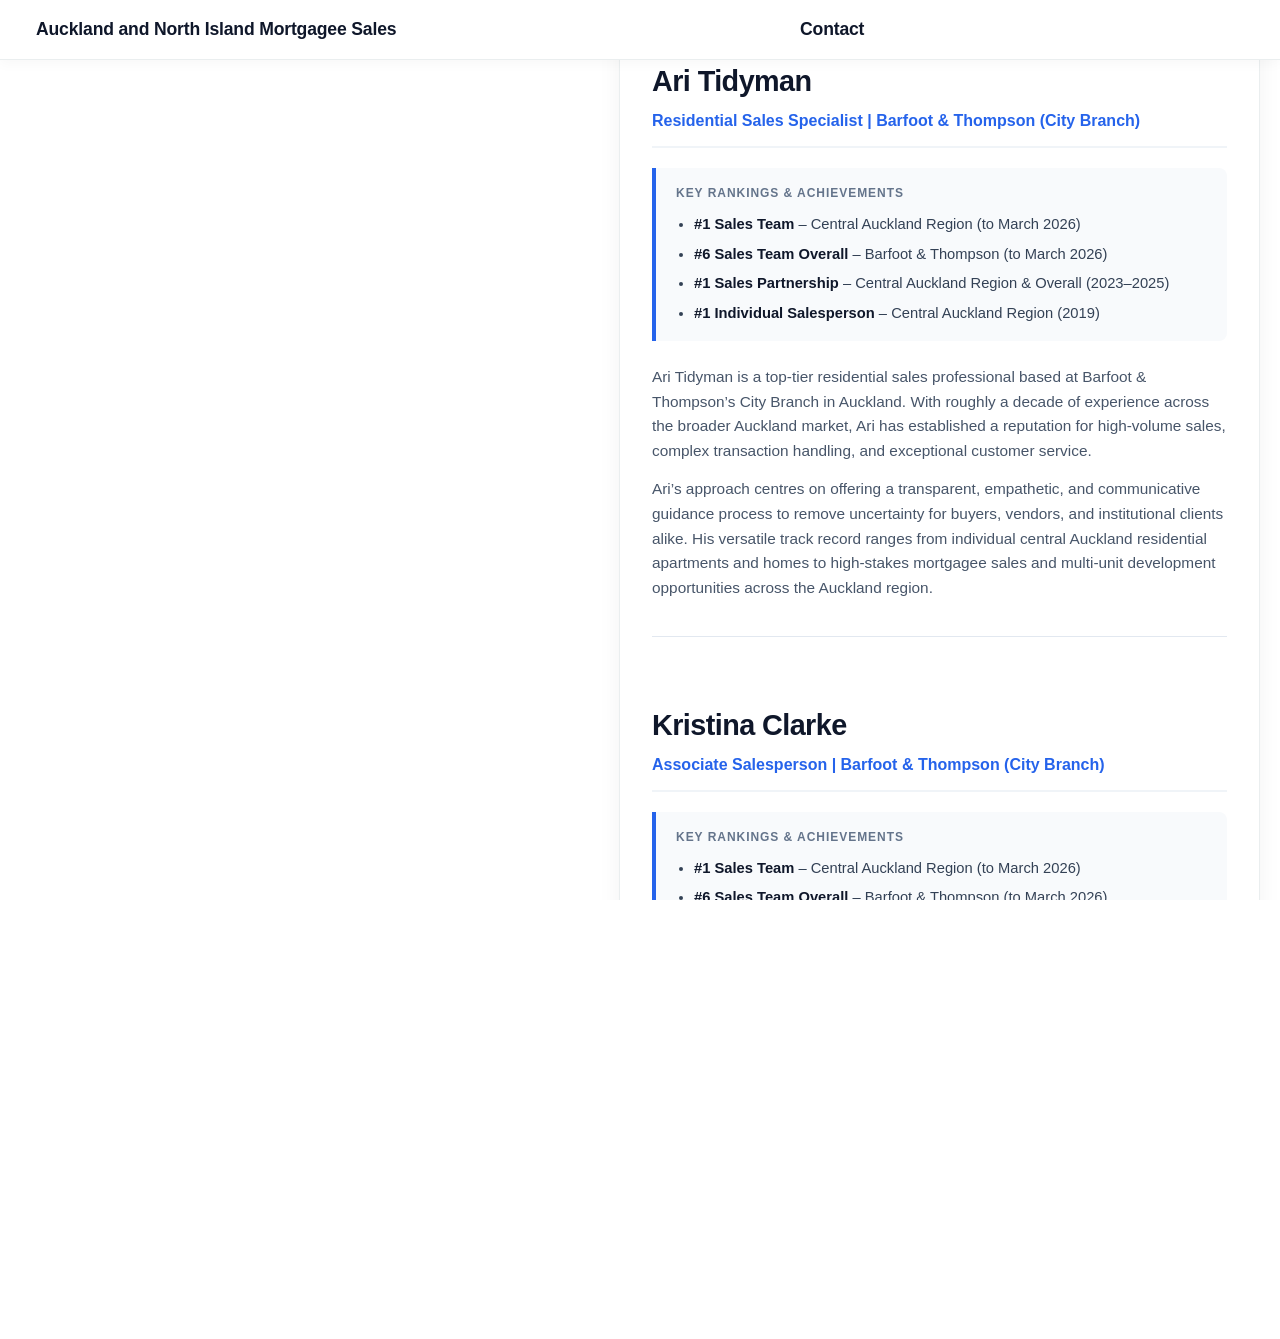
<file: index.html>
<!DOCTYPE html>


<html lang="en">
<head>
  <meta charset="UTF-8">
  <meta name="viewport" content="width=device-width, initial-scale=1.0">
  <link rel="stylesheet" href="CSS/HomePage.css">
  <title>Mortgagee Sales</title>
</head>
<body>

<!-- Top Navigation -->
<nav class="Top-Nav">
  <div class="nav-container">
    <a href="index.html" class="nav-brand">Auckland and North Island Mortgagee Sales</a>
     <a href="/HTML/Contact.html" class="nav-brand">Contact</a> 
    <div class="nav-links">
      <!-- Uncomment as needed -->
      <!-- <a href="/HTML/ForSale.html">For Sale</a> -->
      <!-- <a href="/HTML/FAQ_Page.html">FAQ</a> -->
    </div>
  </div>
</nav>

  <!-- Main Page Grid -->
  <div class="page">
    <!-- LEFT: Embed Barfoot iframe -->
    <div class="embed-panel">
      <div class="iframe-wrapper">
        <iframe
          src="https://www.barfoot.co.nz/our-people/a.tidyman?tab=Properties"
          title="Ari Tidyman Properties">
        </iframe>
      </div>
    </div>

   <!-- RIGHT: Single Content Panel Containing Both Profiles -->
    <div class="content-panel">
      
      <!-- PROFILE 1: Ari Tidyman -->
      <div class="profile-card">
        <div class="header-group">
          <h1>Ari Tidyman</h1>
          <p class="subtitle">Residential Sales Specialist | Barfoot &amp; Thompson (City Branch)</p>
        </div>

        <div class="achievements-card">
          <span class="achievements-label">Key Rankings &amp; Achievements</span>
          <ul class="achievements-list">
            <li><strong>#1 Sales Team</strong> – Central Auckland Region (to March 2026)</li>
            <li><strong>#6 Sales Team Overall</strong> – Barfoot &amp; Thompson (to March 2026)</li>
            <li><strong>#1 Sales Partnership</strong> – Central Auckland Region &amp; Overall (2023–2025)</li>
            <li><strong>#1 Individual Salesperson</strong> – Central Auckland Region (2019)</li>
          </ul>
        </div>

        <div class="bio-body">
          <p>Ari Tidyman is a top-tier residential sales professional based at Barfoot &amp; Thompson’s City Branch in Auckland. With roughly a decade of experience across the broader Auckland market, Ari has established a reputation for high-volume sales, complex transaction handling, and exceptional customer service.</p>
          <p>Ari’s approach centres on offering a transparent, empathetic, and communicative guidance process to remove uncertainty for buyers, vendors, and institutional clients alike. His versatile track record ranges from individual central Auckland residential apartments and homes to high-stakes mortgagee sales and multi-unit development opportunities across the Auckland region.</p>
        </div>
      </div>

      <!-- Divider between profiles -->
      <hr class="profile-divider " />

      <!-- PROFILE 2: Kristina Clarke -->
      <div class="profile-card">
        <div class="header-group">
          <h1 style="padding-top:5%;">Kristina Clarke</h1>
          <p class="subtitle">Associate Salesperson | Barfoot &amp; Thompson (City Branch)</p>
        </div>

        <div class="achievements-card">
          <span class="achievements-label">Key Rankings &amp; Achievements</span>
          <ul class="achievements-list">
            <li><strong>#1 Sales Team</strong> – Central Auckland Region (to March 2026)</li>
            <li><strong>#6 Sales Team Overall</strong> – Barfoot &amp; Thompson (to March 2026)</li>
            <li><strong>5-Star Rated Agent</strong> – Consistently recognized for exceptional client care &amp; negotiation</li>
          </ul>
        </div>

        <div class="bio-body">
          <p>Kristina Clarke is an energetic, highly collaborative residential real estate professional operating out of Barfoot &amp; Thompson’s City Branch in Auckland. Working closely alongside Ari Tidyman as part of an award-winning sales partnership, Kristina is known for her client-first philosophy, strong communication skills, and resourceful hands-on approach to preparing properties for market.</p>
          <p>Kristina focuses on delivering a tailored, end-to-end service experience that prioritises vendor needs without pressure. Her expertise spans marketing strategy, open home execution, and navigating delicate sale situations. Whether guiding first-home buyers, supporting families through rapid sales campaigns, or managing mortgagee properties, Kristina combines market knowledge with a supportive, accessible approach.</p>
        </div>
      </div>

    </div><!-- /.content-panel -->
 

<script>

   
    // Get the screen width
    const screenWidth = window.innerWidth;

    // Set the body width to match the screen width
    document.body.style.width = (screenWidth - (0.02 * window.innerWidth)) + 'px';

    // update width on window resize
    window.addEventListener('resize', () => {
      document.body.style.width = window.innerWidth + 'px';
    });

  </script>

</body>
</html>
</file>
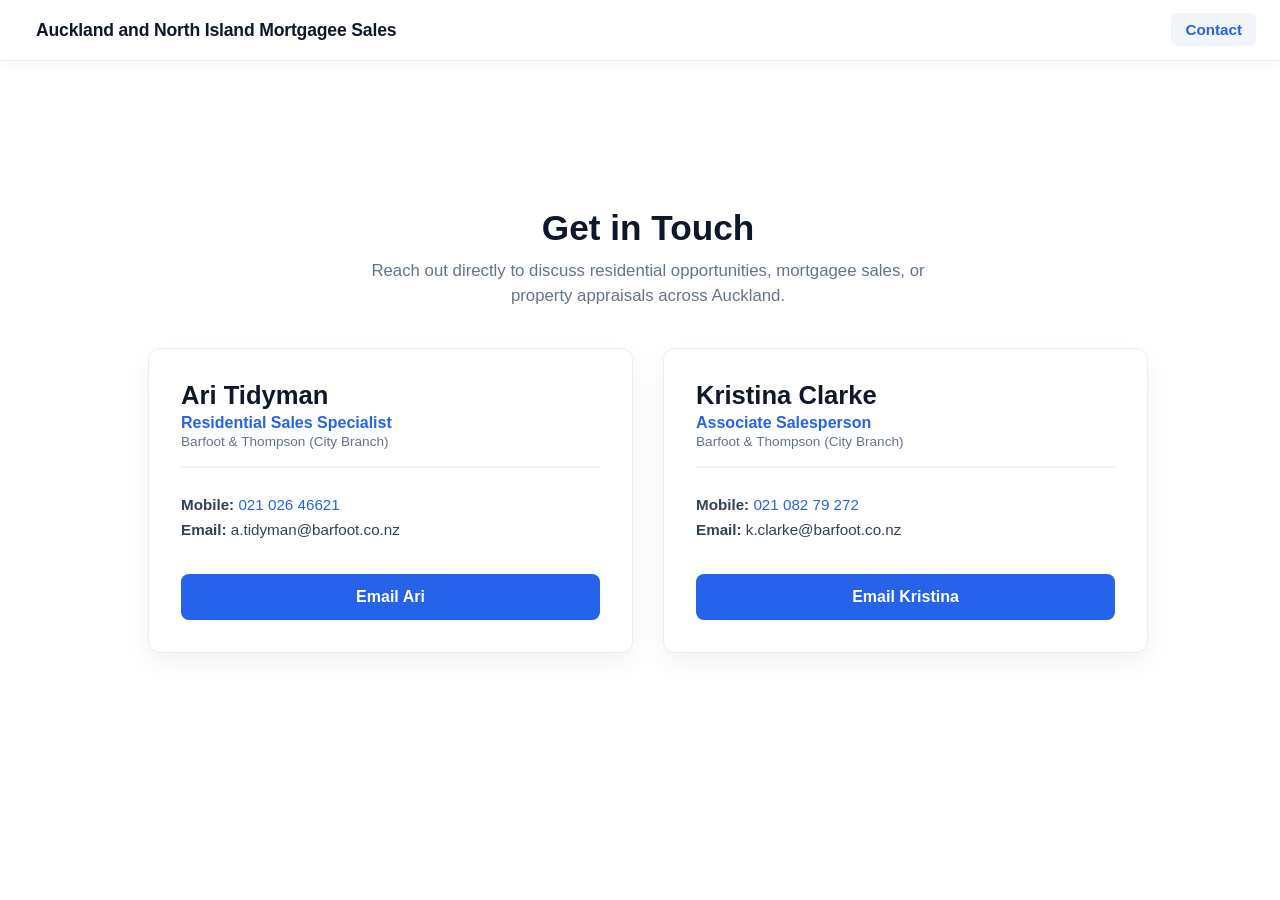
<file: HTML/Contact.html>
<!DOCTYPE html>
<html lang="en">
<head>
  <meta charset="UTF-8">
  <meta name="viewport" content="width=device-width, initial-scale=1.0">
  <title>Contact Us - Auckland Mortgagee Sales</title>
  <link rel="stylesheet" href="../CSS/AboutUs.css">
</head>
<body>

  <!-- Top Navigation -->
  <nav class="Top-Nav">
    <div class="nav-container">
      <a href="../index.html" class="nav-brand">Auckland and North Island Mortgagee Sales</a>
      <div class="nav-links">
               <a href="Contact.html" class="active">Contact</a>
      </div>
    </div>
  </nav>

  <!-- Contact Page Container -->
  <main class="contact-page">
    <div class="contact-header">
      <h1>Get in Touch</h1>
      <p>Reach out directly to discuss residential opportunities, mortgagee sales, or property appraisals across Auckland.</p>
    </div>

    <div class="agent-cards-container">
      
      <!-- CARD 1: Ari Tidyman -->
      <div class="agent-contact-card">
        <div class="card-header">
          <h2>Ari Tidyman</h2>
          <p class="role">Residential Sales Specialist</p>
          <span class="branch">Barfoot &amp; Thompson (City Branch)</span>
        </div>
        
        <div class="card-details">
          <p class="phone"><strong>Mobile:</strong> <a href="tel:02102646621">021 026 46621</a></p>
          <p class="email-display"><strong>Email:</strong> a.tidyman@barfoot.co.nz</p>
        </div>

        <a href="mailto:a.tidyman@barfoot.co.nz?subject=Property%20Inquiry%20-%20Mortgagee%20Sales" class="email-btn">
          Email Ari
        </a>
      </div>

      <!-- CARD 2: Kristina Clarke -->
      <div class="agent-contact-card">
        <div class="card-header">
          <h2>Kristina Clarke</h2>
          <p class="role">Associate Salesperson</p>
          <span class="branch">Barfoot &amp; Thompson (City Branch)</span>
        </div>

        <div class="card-details">
          <p class="phone"><strong>Mobile:</strong> <a href="tel:02108279272">021 082 79 272</a></p>
          <p class="email-display"><strong>Email:</strong> k.clarke@barfoot.co.nz</p>
        </div>

        <a href="mailto:k.clarke@barfoot.co.nz?subject=Property%20Inquiry%20-%20Mortgagee%20Sales" class="email-btn">
          Email Kristina
        </a>
      </div>

    </div>
  </main>

</body>
</html>
</file>
<file: CSS/HomePage.css>
/* Reset / Base */
* {
  box-sizing: border-box;
  margin: 0;
  padding: 0;
}

html, body {
  width: 100%;
  height: 100%;
  font-family: 'Trebuchet MS', Arial, sans-serif;
  background-color: #ffffff;
  color: #000;
  overflow-x: hidden; /* prevent sideways scroll */
}

/* Fixed Top Navigation Bar */
.Top-Nav {
  position: fixed;
  top: 0;
  left: 0;
  width: 100%;
  height: 60px;
  background-color: #ffffff;
  border-bottom: 1px solid #eaeeef;
  box-shadow: 0 4px 12px rgba(0, 0, 0, 0.03);
  z-index: 1000;
  display: flex;
  align-items: center;
}
/* Inner Layout Alignment */
.nav-container {
  max-width: 1400px;
  width: 100%;
  margin: 0 auto;
  padding: 0 24px;
  display: flex;
  justify-content: space-between;
  align-items: center;
}

/* Brand Link / Main Header */
.Top-Nav .nav-brand {
  font-family: -apple-system, BlinkMacSystemFont, "Segoe UI", Roboto, Helvetica, Arial, sans-serif;
  font-size: 1.1rem;
  font-weight: 700;
  color: #0f172a;
  text-decoration: none;
  letter-spacing: -0.01em;
  padding: 8px 12px;
  border-radius: 6px;
  transition: color 0.2s ease, background-color 0.2s ease;
}

.Top-Nav .nav-brand:hover {
  color: #2563eb; /* Matches primary accent blue */
  background-color: #f8fafc;
}

/* Additional Nav Links (if enabled) */
.nav-links a {
  font-family: -apple-system, BlinkMacSystemFont, "Segoe UI", Roboto, Helvetica, Arial, sans-serif;
  font-size: 0.95rem;
  font-weight: 600;
  color: #475569;
  text-decoration: none;
  padding: 8px 14px;
  border-radius: 6px;
  transition: all 0.2s ease;
}

.nav-links a:hover {
  color: #2563eb;
  background-color: #f1f5f9;
}

/* Container for the Grid */
.page {
  display: flex;
  gap: 24px;
  max-width: 1400px;
  margin: 0 auto;
  padding: 20px;
}

/* LEFT PANEL: iFrame Container */
.embed-panel {
  padding-top: 3%;
  flex: 1;
  min-width: 0;
}

.iframe-wrapper iframe {
  width: 100%;
  height: 100vh;
  border: none;
  border-radius: 12px;
}

/* RIGHT PANEL: Single Scrollable Container */
.content-panel {
  flex: 1;
  max-width: 680px;
  padding: 32px;
  padding-top: 3%;
  background-color: #ffffff;
  border-radius: 12px;
  box-shadow: 0 10px 25px rgba(0, 0, 0, 0.05);
  border: 1px solid #eaeeef;
  font-family: -apple-system, BlinkMacSystemFont, "Segoe UI", Roboto, Helvetica, Arial, sans-serif;
  color: #2c3e50;
  line-height: 1.6;
  overflow-y: hidden;
}

/* Individual Profile Cards */
.profile-card {
  display: flex;
  flex-direction: column;
}

/* Clean Divider between Ari and Kristina */
.profile-divider {
  border: 0;
  height: 1px;
  background-color: #e2e8f0;
  margin: 36px 0;
}

/* Header Styling */
.header-group {
  margin-bottom: 20px;
  border-bottom: 2px solid #f0f4f8;
  padding-bottom: 12px;
}

.content-panel h1 {
  margin: 0 0 4px 0;
  font-size: 1.8rem;
  font-weight: 700;
  color: #0f172a;
  letter-spacing: -0.02em;
}

.content-panel .subtitle {
  margin: 0;
  font-size: 1rem;
  font-weight: 600;
  color: #2563eb; /* Accent blue */
}

/* Achievements Section */
.achievements-card {
  background-color: #f8fafc;
  border-left: 4px solid #2563eb;
  border-radius: 0 8px 8px 0;
  padding: 16px 20px;
  margin-bottom: 24px;
}

.achievements-label {
  display: block;
  font-size: 0.75rem;
  font-weight: 700;
  text-transform: uppercase;
  letter-spacing: 0.08em;
  color: #64748b;
  margin-bottom: 10px;
}

.achievements-list {
  margin: 0;
  padding-left: 18px;
  list-style-type: disc;
}

.achievements-list li {
  margin-bottom: 6px;
  font-size: 0.92rem;
  color: #334155;
}

.achievements-list li:last-child {
  margin-bottom: 0;
}

.achievements-list strong {
  color: #0f172a;
}

/* Body Copy */
.bio-body p {
  margin: 0 0 14px 0;
  font-size: 0.96rem;
  color: #475569;
}

.bio-body p:last-child {
  margin-bottom: 0;
}

/* MOBILE STACK */

/* Mobile Responsive Breakpoint */
@media screen and (max-width: 900px) {
  /* Increase top padding to account for fixed header on smaller screens */
  body {
    padding-top: 75px;
  }

  /* Reverses flex order: Right panel (profiles) on TOP, Left panel (iframe) below */
  .page {
    display: flex;
    flex-direction: column-reverse;
    gap: 20px;
    padding: 12px;
  }

  /* Full width for both panels on mobile */
  .content-panel,
  .embed-panel {
    max-width: 100%;
    width: 100%;
  }

  /* Allows profiles to fit naturally on mobile */
  .content-panel {
    overflow-y: visible;
    padding: 20px;
  }

  /* Ensures the embedded map/page remains easy to scroll and view below profiles */
  .iframe-wrapper iframe {
    height: 600px;
    border-radius: 8px;
  }
}
</file>
<file: CSS/AboutUs.css>
* Reset / Base */
* {
  box-sizing: border-box;
  margin: 0;
  padding: 0;
}

html, body {
  width: 100%;
  font-family: -apple-system, BlinkMacSystemFont, "Segoe UI", Roboto, Helvetica, Arial, sans-serif;
  background-color: #ffffff;
  color: #000;
  overflow-x: hidden;
  padding-top: 80px; /* Offsets top nav */
}

/* Fixed Top Navigation Bar */
.Top-Nav {
  position: fixed;
  top: 0;
  left: 0;
  width: 100%;
  height: 60px;
  background-color: #ffffff;
  border-bottom: 1px solid #eaeeef;
  box-shadow: 0 4px 12px rgba(0, 0, 0, 0.03);
  z-index: 1000;
  display: flex;
  align-items: center;
}

/* Inner Layout Alignment */
.nav-container {
  max-width: 1400px;
  width: 100%;
  margin: 0 auto;
  padding: 0 24px;
  display: flex;
  justify-content: space-between;
  align-items: center;
}

/* Brand Link / Main Header */
.Top-Nav .nav-brand {
  font-size: 1.1rem;
  font-weight: 700;
  color: #0f172a;
  text-decoration: none;
  letter-spacing: -0.01em;
  padding: 8px 12px;
  border-radius: 6px;
  transition: color 0.2s ease, background-color 0.2s ease;
}

.Top-Nav .nav-brand:hover {
  color: #2563eb;
  background-color: #f8fafc;
}

/* Navigation Links */
.nav-links a {
  font-size: 0.95rem;
  font-weight: 600;
  color: #475569;
  text-decoration: none;
  padding: 8px 14px;
  border-radius: 6px;
  transition: all 0.2s ease;
}

.nav-links a:hover,
.nav-links a.active {
  color: #2563eb;
  background-color: #f1f5f9;
}

/* Contact Page Layout */
.contact-page {
  max-width: 1000px;
  margin: 0 auto;
  padding: 40px 20px;
  color: #2c3e50;
}

.contact-header {
  text-align: center;
  margin-bottom: 40px;
}

.contact-header h1 {
  font-size: 2.2rem;
  font-weight: 700;
  color: #0f172a;
  margin: 0 0 10px 0;
}

.contact-header p {
  font-size: 1.05rem;
  color: #64748b;
  max-width: 600px;
  margin: 0 auto;
  line-height: 1.5;
}

/* Agent Contact Cards Container */
.agent-cards-container {
  display: flex;
  gap: 30px;
  justify-content: center;
}

/* Individual Agent Card */
.agent-contact-card {
  flex: 1;
  max-width: 440px;
  background-color: #ffffff;
  border-radius: 12px;
  padding: 32px;
  border: 1px solid #eaeeef;
  box-shadow: 0 10px 25px rgba(0, 0, 0, 0.05);
  display: flex;
  flex-direction: column;
  justify-content: space-between;
}

.card-header {
  border-bottom: 2px solid #f0f4f8;
  padding-bottom: 16px;
  margin-bottom: 20px;
}

.card-header h2 {
  margin: 0 0 4px 0;
  font-size: 1.6rem;
  color: #0f172a;
}

.card-header .role {
  margin: 0;
  font-size: 1rem;
  font-weight: 600;
  color: #2563eb;
}

.card-header .branch {
  font-size: 0.85rem;
  color: #64748b;
}

.card-details {
  margin-bottom: 28px;
}

.card-details p {
  margin: 8px 0;
  font-size: 0.95rem;
  color: #334155;
}

.card-details a {
  color: #2563eb;
  text-decoration: none;
}

.card-details a:hover {
  text-decoration: underline;
}

/* Primary Email Action Button */
.email-btn {
  display: block;
  width: 100%;
  padding: 14px 0;
  background-color: #2563eb;
  color: #ffffff;
  text-align: center;
  font-size: 1rem;
  font-weight: 600;
  text-decoration: none;
  border-radius: 8px;
  transition: background-color 0.2s ease, transform 0.1s ease;
  box-sizing: border-box;
}

.email-btn:hover {
  background-color: #1d4ed8;
}

.email-btn:active {
  transform: scale(0.99);
}

/* Mobile Responsiveness */
@media screen and (max-width: 768px) {
  .agent-cards-container {
    flex-direction: column;
    align-items: center;
  }

  .agent-contact-card {
    width: 100%;
    max-width: 100%;
  }
}
</file>
